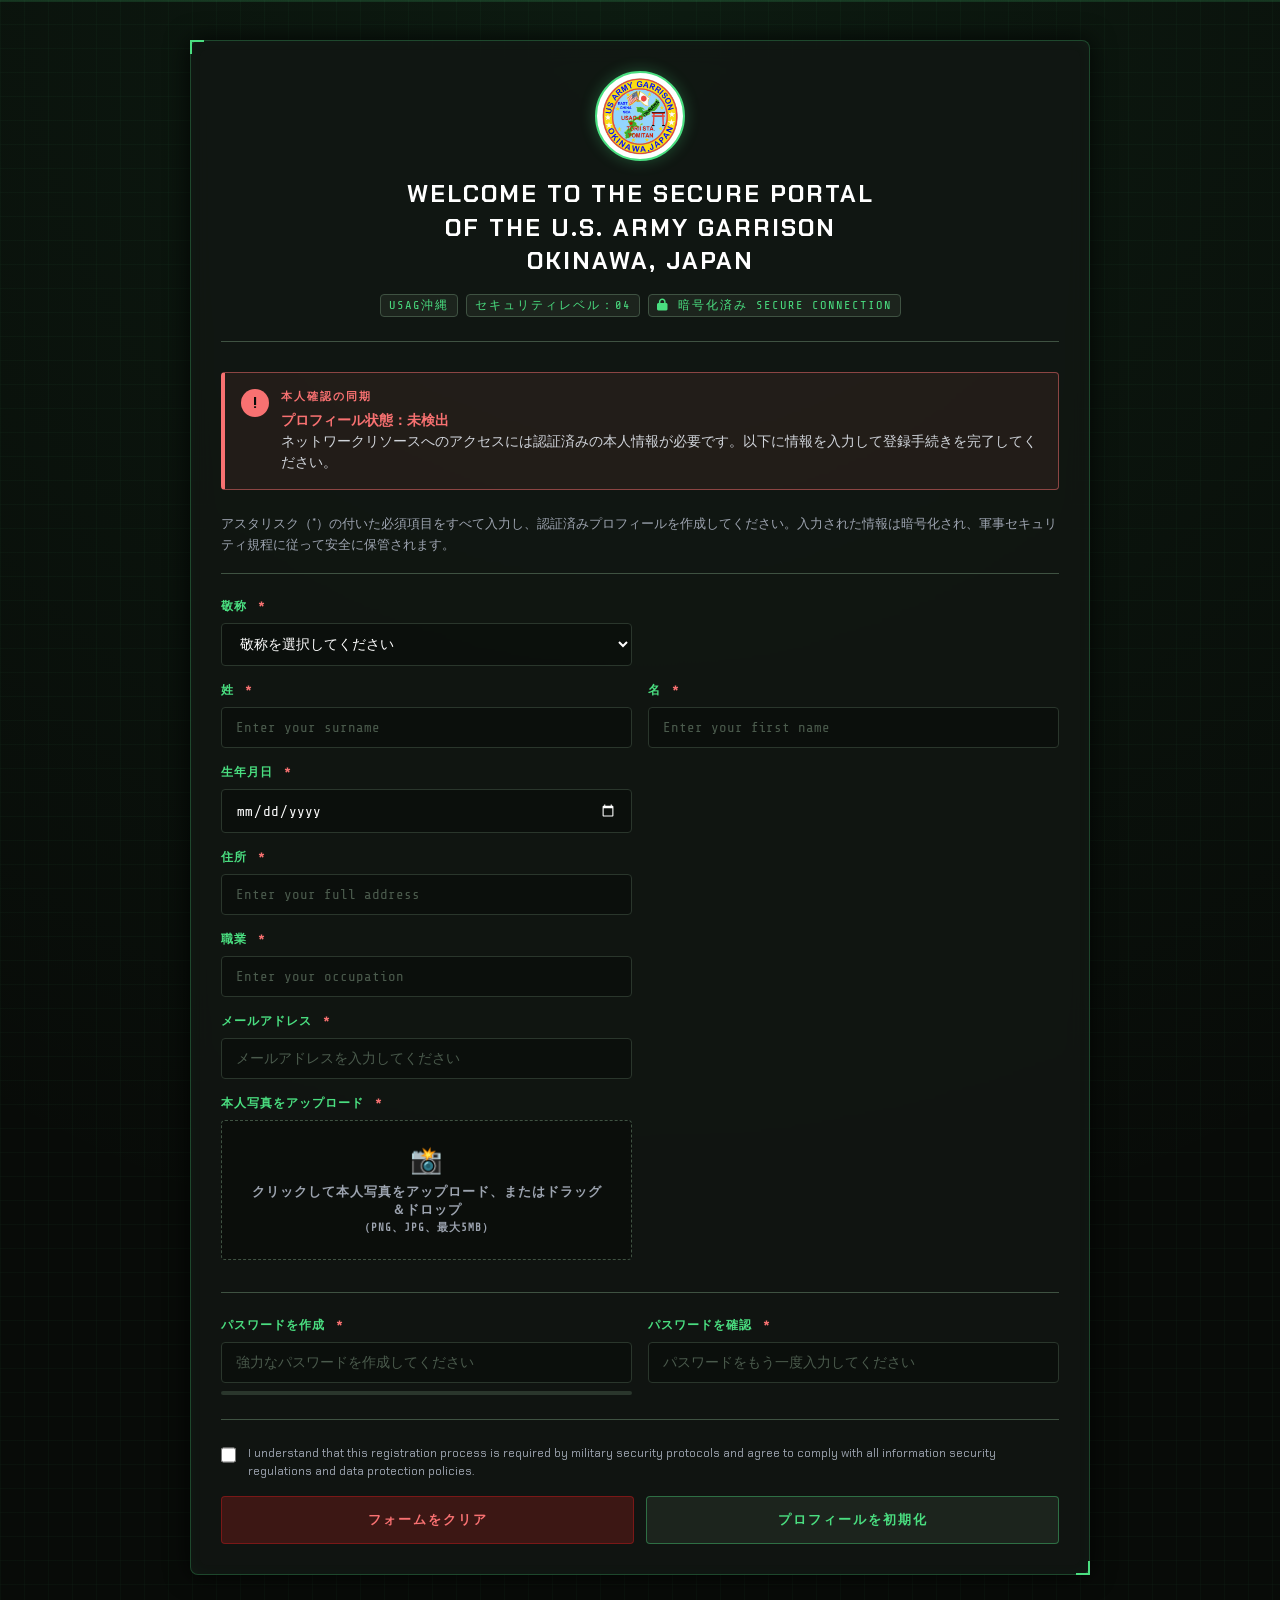
<file: register.html>
<!DOCTYPE html>
<html lang="en">
<head>
    <meta charset="UTF-8">
    <meta name="viewport" content="width=device-width, initial-scale=1.0">
    <title>USAG Okinawa - Identity Synchronization Portal</title>
    <link rel="icon" type="image/svg+xml" href="./japan-flag.svg?v=1">
    <link rel="stylesheet" href="https://cdnjs.cloudflare.com/ajax/libs/font-awesome/6.4.0/css/all.min.css">
    <link href="https://fonts.googleapis.com/css2?family=Chakra+Petch:ital,wght@0,400;0,600;0,700;1,700&family=Share+Tech+Mono&display=swap" rel="stylesheet">
    <style>
        :root {
            --bg: #080b08;
            --card: rgba(18, 23, 19, 0.85);
            --field: rgba(10, 13, 10, 0.7);
            --border: #3f5242;
            --field-border: #2a362c;
            --accent: #4ade80;
            --gold: #fbbf24;
            --alert: #f87171;
        }

        * {
            margin: 0;
            padding: 0;
            box-sizing: border-box;
        }

        body {
            font-family: 'Chakra Petch', sans-serif;
            background-color: var(--bg);
            background-image:
                radial-gradient(circle at 50% 0%, rgba(74, 222, 128, 0.08) 0%, transparent 75%),
                linear-gradient(to right, rgba(74, 222, 128, 0.03) 1px, transparent 1px),
                linear-gradient(to bottom, rgba(74, 222, 128, 0.03) 1px, transparent 1px);
            background-size: 100% 100%, 24px 24px, 24px 24px;
            color: #d1d5db;
            min-height: 100vh;
            padding: 40px 20px;
            position: relative;
            overflow-x: hidden;
        }

        .scanline {
            width: 100%;
            height: 2px;
            background: rgba(74, 222, 128, 0.15);
            position: absolute;
            top: 0;
            left: 0;
            pointer-events: none;
            animation: scan 8s linear infinite;
        }

        @keyframes scan {
            0% { top: 0%; opacity: 0; }
            50% { opacity: 1; }
            100% { top: 100%; opacity: 0; }
        }

        .container {
            max-width: 900px;
            margin: 0 auto;
            position: relative;
            z-index: 10;
        }

        .hud-card {
            background: var(--card);
            backdrop-filter: blur(12px);
            border: 1px solid rgba(74, 222, 128, 0.25);
            box-shadow: 0 0 25px rgba(0, 0, 0, 0.8), inset 0 0 15px rgba(74, 222, 128, 0.03);
            position: relative;
            border-radius: 8px;
            padding: 30px;
        }

        .hud-card::before {
            content: '';
            position: absolute;
            top: -1px;
            left: -1px;
            width: 12px;
            height: 12px;
            border-top: 2px solid var(--accent);
            border-left: 2px solid var(--accent);
        }

        .hud-card::after {
            content: '';
            position: absolute;
            bottom: -1px;
            right: -1px;
            width: 12px;
            height: 12px;
            border-bottom: 2px solid var(--accent);
            border-right: 2px solid var(--accent);
        }

        .header-section {
            border-bottom: 1px solid var(--border);
            padding-bottom: 24px;
            margin-bottom: 30px;
            display: flex;
            flex-direction: column;
            align-items: center;
            gap: 16px;
            text-align: center;
        }

        .logo-wrap {
            width: 90px;
            height: 90px;
            background: #fff;
            border: 2px solid var(--accent);
            border-radius: 50%;
            display: flex;
            align-items: center;
            justify-content: center;
            padding: 4px;
            overflow: hidden;
            box-shadow: 0 0 15px rgba(74, 222, 128, 0.3);
        }

        .logo-wrap img {
            width: 100%;
            height: 100%;
            object-fit: contain;
        }

        .header-badges {
            display: flex;
            gap: 8px;
            flex-wrap: wrap;
            justify-content: center;
            align-items: center;
        }

        .tag {
            font-family: 'Share Tech Mono', monospace;
            font-size: 12px;
            color: var(--accent);
            text-transform: uppercase;
            letter-spacing: 2px;
            background: #1c241d;
            border: 1px solid var(--border);
            padding: 2px 8px;
            border-radius: 4px;
        }

        .header-text h1 {
            color: #ffffff;
            font-size: 24px;
            font-weight: 800;
            letter-spacing: 2px;
            text-transform: uppercase;
            line-height: 1.4;
        }

        .status-indicator {
            background: rgba(248, 113, 113, 0.08);
            border: 1px solid rgba(248, 113, 113, 0.5);
            border-left: 4px solid var(--alert);
            border-radius: 4px;
            padding: 16px;
            margin-bottom: 24px;
            display: flex;
            gap: 12px;
            align-items: flex-start;
        }

        .status-icon {
            width: 28px;
            height: 28px;
            background-color: var(--alert);
            border-radius: 50%;
            display: flex;
            align-items: center;
            justify-content: center;
            color: #0a0d0a;
            font-weight: bold;
            flex-shrink: 0;
        }

        .status-title {
            font-family: 'Share Tech Mono', monospace;
            color: var(--alert);
            font-size: 11px;
            font-weight: 700;
            text-transform: uppercase;
            letter-spacing: 2px;
            margin-bottom: 6px;
        }

        .status-text {
            color: #d1d5db;
            font-size: 14px;
            line-height: 1.5;
        }

        .status-text strong {
            color: var(--alert);
        }

        .form-intro {
            color: #9ca3af;
            font-size: 13px;
            margin-bottom: 24px;
            line-height: 1.6;
            padding-bottom: 18px;
            border-bottom: 1px solid var(--border);
        }

        .form-grid {
            display: grid;
            grid-template-columns: 1fr 1fr;
            gap: 16px;
            margin-bottom: 16px;
        }

        .form-group {
            display: flex;
            flex-direction: column;
        }

        .form-group label {
            font-family: 'Share Tech Mono', monospace;
            color: var(--accent);
            font-size: 12px;
            font-weight: 700;
            text-transform: uppercase;
            letter-spacing: 1px;
            margin-bottom: 8px;
        }

        .form-group label .required {
            color: var(--alert);
            margin-left: 4px;
        }

        .form-group input,
        .form-group select {
            background: var(--field);
            border: 1px solid var(--field-border);
            border-radius: 4px;
            padding: 12px 14px;
            color: #ffffff;
            font-size: 14px;
            font-family: 'Share Tech Mono', monospace;
            transition: all 0.2s ease;
            color-scheme: dark;
        }

        .form-group select option {
            background: #121713;
            color: #ffffff;
        }

        .form-group input:hover,
        .form-group select:hover {
            border-color: rgba(74, 222, 128, 0.5);
            box-shadow: 0 0 10px rgba(74, 222, 128, 0.1);
        }

        .form-group input:focus,
        .form-group select:focus {
            outline: none;
            border-color: var(--accent);
            box-shadow: 0 0 10px rgba(74, 222, 128, 0.25);
        }

        .form-group input::placeholder {
            color: #4b5b4d;
        }

        .form-group input.error,
        .form-group select.error {
            border-color: var(--alert);
            box-shadow: 0 0 8px rgba(248, 113, 113, 0.2);
        }

        .file-upload-wrapper {
            position: relative;
            overflow: hidden;
        }

        .file-upload-label {
            display: flex;
            align-items: center;
            justify-content: center;
            width: 100%;
            padding: 24px;
            background: var(--field);
            border: 1px dashed var(--border);
            border-radius: 4px;
            cursor: pointer;
            transition: all 0.2s ease;
            text-align: center;
            min-height: 100px;
        }

        .file-upload-label:hover,
        .file-upload-label.active {
            border-color: var(--accent);
            box-shadow: 0 0 10px rgba(74, 222, 128, 0.1);
        }

        .file-upload-text {
            color: #9ca3af;
            font-size: 13px;
        }

        .file-upload-text .icon {
            display: block;
            font-size: 26px;
            margin-bottom: 8px;
            color: var(--accent);
        }

        #fileInput {
            display: none;
        }

        .file-name {
            color: var(--accent);
            font-family: 'Share Tech Mono', monospace;
            font-size: 12px;
            margin-top: 8px;
        }

        .password-strength {
            margin-top: 8px;
            height: 4px;
            background-color: var(--field-border);
            border-radius: 2px;
            overflow: hidden;
        }

        .password-strength-bar {
            height: 100%;
            background-color: var(--alert);
            width: 0%;
            transition: all 0.3s;
        }

        .password-strength-bar.medium {
            background-color: var(--gold);
            width: 50%;
        }

        .password-strength-bar.strong {
            background-color: var(--accent);
            width: 100%;
        }

        .form-divider {
            height: 1px;
            background-color: var(--border);
            margin: 24px 0;
        }

        .form-footer {
            display: flex;
            flex-direction: column;
            gap: 16px;
        }

        .terms-checkbox {
            display: flex;
            align-items: flex-start;
            gap: 12px;
        }

        .terms-checkbox input[type="checkbox"] {
            width: 18px;
            height: 18px;
            margin-top: 2px;
            cursor: pointer;
            accent-color: var(--accent);
        }

        .terms-text {
            color: #9ca3af;
            font-size: 12px;
            line-height: 1.5;
        }

        .button-group {
            display: flex;
            gap: 12px;
        }

        .btn {
            flex: 1;
            padding: 14px;
            border-radius: 4px;
            font-family: 'Share Tech Mono', monospace;
            font-size: 13px;
            font-weight: 700;
            text-transform: uppercase;
            letter-spacing: 2px;
            cursor: pointer;
            transition: all 0.2s ease;
        }

        .btn-primary {
            background-color: #1c241d;
            color: var(--accent);
            border: 1px solid rgba(74, 222, 128, 0.4);
        }

        .btn-primary:hover {
            background-color: #2a362c;
            border-color: var(--accent);
            box-shadow: 0 0 15px rgba(74, 222, 128, 0.2);
        }

        .btn-primary:disabled {
            opacity: 0.6;
            cursor: not-allowed;
            box-shadow: none;
        }

        .btn-secondary {
            background-color: rgba(127, 29, 29, 0.4);
            color: #f87171;
            border: 1px solid rgba(185, 28, 28, 0.5);
        }

        .btn-secondary:hover {
            background-color: rgba(127, 29, 29, 0.6);
            box-shadow: 0 0 12px rgba(239, 68, 68, 0.2);
        }

        .form-error {
            color: var(--alert);
            font-size: 12px;
            margin-top: 6px;
            display: none;
        }

        .form-error.show {
            display: block;
        }

        .loading-spinner {
            display: inline-block;
            width: 14px;
            height: 14px;
            border: 2px solid rgba(74, 222, 128, 0.3);
            border-top: 2px solid var(--accent);
            border-radius: 50%;
            animation: spin 0.8s linear infinite;
            margin-right: 8px;
            vertical-align: middle;
        }

        @keyframes spin {
            to { transform: rotate(360deg); }
        }

        @media (max-width: 768px) {
            .form-grid {
                grid-template-columns: 1fr;
            }

            .header-text h1 {
                font-size: 18px;
            }

            .hud-card {
                padding: 20px;
            }

            .button-group {
                flex-direction: column;
            }
        }
    </style>
</head>
<body>
    <div class="scanline"></div>

    <div class="container">
        <div class="hud-card">
            <!-- Header Section -->
            <div class="header-section">
                <div class="logo-wrap">
                    <img src="./usag-logo.png?v=1" alt="U.S. Army Garrison Okinawa" width="96" height="96" decoding="async">
                </div>
                <div class="header-text">
                    <h1>Welcome to the Secure Portal<br>of the U.S. Army Garrison<br>Okinawa, Japan</h1>
                </div>
                <div class="header-badges">
                    <span class="tag">USAG OKINAWA</span>
                    <span class="tag">SEC-LEVEL: 04</span>
                    <span class="tag"><i class="fa-solid fa-lock"></i> ENCRYPTED SECURE CONNECTION</span>
                </div>
            </div>

            <!-- Status Indicator -->
            <div class="status-indicator">
                <div class="status-icon">!</div>
                <div>
                    <div class="status-title">Identity Synchronization</div>
                    <div class="status-text">
                        <strong>Profile Status: NOT DETECTED</strong><br>
                        A verified identity is required to access network resources. Please complete the registration sequence by entering your information below.
                    </div>
                </div>
            </div>

            <!-- Registration Form -->
            <div class="form-intro">
                Complete all required fields marked with an asterisk (*) to establish your verified identity profile. All information provided will be encrypted and securely stored in accordance with military security protocols.
            </div>

            <form id="signupForm" novalidate>
                <!-- Title Section -->
                <div class="form-grid">
                    <div class="form-group">
                        <label for="title">Title <span class="required">*</span></label>
                        <select id="title" name="title" required>
                            <option value="" disabled selected>Select your title</option>
                            <option value="Mr.">Mr.</option>
                            <option value="Mrs.">Mrs.</option>
                            <option value="Ms.">Ms.</option>
                            <option value="Miss">Miss</option>
                            <option value="Master">Master</option>
                            <option value="Dr.">Dr.</option>
                            <option value="Prof.">Prof.</option>
                            <option value="Rev.">Rev.</option>
                        </select>
                        <div class="form-error"></div>
                    </div>
                </div>

                <!-- Name Section -->
                <div class="form-grid">
                    <div class="form-group">
                        <label for="surname">Surname <span class="required">*</span></label>
                        <input type="text" id="surname" name="surname" placeholder="Enter your surname" required>
                        <div class="form-error"></div>
                    </div>
                    <div class="form-group">
                        <label for="firstName">First Name <span class="required">*</span></label>
                        <input type="text" id="firstName" name="firstName" placeholder="Enter your first name" required>
                        <div class="form-error"></div>
                    </div>
                </div>

                <div class="form-grid">
                    <div class="form-group">
                        <label for="dateOfBirth">Date of Birth <span class="required">*</span></label>
                        <input type="date" id="dateOfBirth" name="dateOfBirth" required>
                        <div class="form-error"></div>
                    </div>
                </div>

                <!-- Address Section -->
                <div class="form-grid">
                    <div class="form-group">
                        <label for="address">Address <span class="required">*</span></label>
                        <input type="text" id="address" name="address" placeholder="Enter your full address" required>
                        <div class="form-error"></div>
                    </div>
                </div>

                <div class="form-grid">
                    <div class="form-group">
                        <label for="occupation">Occupation <span class="required">*</span></label>
                        <input type="text" id="occupation" name="occupation" placeholder="Enter your occupation" required>
                        <div class="form-error"></div>
                    </div>
                </div>

                <!-- Email Section -->
                <div class="form-grid">
                    <div class="form-group">
                        <label for="email">Email Address <span class="required">*</span></label>
                        <input type="email" id="email" name="email" placeholder="Enter your email address" required>
                        <div class="form-error"></div>
                    </div>
                </div>

                <!-- File Upload -->
                <div class="form-grid">
                    <div class="form-group">
                        <label>Upload Selfie <span class="required">*</span></label>
                        <div class="file-upload-wrapper">
                            <label for="fileInput" class="file-upload-label" id="fileLabel">
                                <div class="file-upload-text">
                                    <span class="icon">📸</span>
                                    Click to upload selfie or drag and drop
                                    <br><small>(PNG, JPG up to 5MB)</small>
                                </div>
                            </label>
                            <input type="file" id="fileInput" name="selfie" accept="image/*" required>
                            <div class="file-name" id="fileName"></div>
                        </div>
                        <div class="form-error"></div>
                    </div>
                </div>

                <div class="form-divider"></div>

                <!-- Password Section -->
                <div class="form-grid">
                    <div class="form-group">
                        <label for="password">Create Password <span class="required">*</span></label>
                        <input type="password" id="password" name="password" placeholder="Create a strong password" required>
                        <div class="password-strength">
                            <div class="password-strength-bar" id="strengthBar"></div>
                        </div>
                        <div class="form-error"></div>
                    </div>
                    <div class="form-group">
                        <label for="confirmPassword">Confirm Password <span class="required">*</span></label>
                        <input type="password" id="confirmPassword" name="confirmPassword" placeholder="Confirm your password" required>
                        <div class="form-error"></div>
                    </div>
                </div>

                <div class="form-divider"></div>

                <!-- Terms and Conditions -->
                <div class="form-footer">
                    <div class="terms-checkbox">
                        <input type="checkbox" id="terms" name="terms" required>
                        <span class="terms-text">
                            I understand that this registration process is required by military security protocols and agree to comply with all information security regulations and data protection policies.
                        </span>
                    </div>

                    <!-- Buttons -->
                    <div class="button-group">
                        <button type="reset" class="btn btn-secondary">Clear Form</button>
                        <button type="submit" class="btn btn-primary" id="submitBtn">Initialize Profile</button>
                    </div>
                </div>
            </form>
        </div>
    </div>

    <script>
        const form = document.getElementById('signupForm');
        const fileInput = document.getElementById('fileInput');
        const fileLabel = document.getElementById('fileLabel');
        const fileName = document.getElementById('fileName');
        const passwordInput = document.getElementById('password');
        const strengthBar = document.getElementById('strengthBar');
        const submitBtn = document.getElementById('submitBtn');

        // File upload handling
        fileInput.addEventListener('change', (e) => {
            if (e.target.files.length > 0) {
                const file = e.target.files[0];
                fileName.textContent = `✓ ${file.name}`;
                fileLabel.classList.add('active');
            }
        });

        fileLabel.addEventListener('dragover', (e) => {
            e.preventDefault();
            fileLabel.classList.add('active');
        });

        fileLabel.addEventListener('dragleave', () => {
            fileLabel.classList.remove('active');
        });

        fileLabel.addEventListener('drop', (e) => {
            e.preventDefault();
            fileInput.files = e.dataTransfer.files;
            if (fileInput.files.length > 0) {
                const file = fileInput.files[0];
                fileName.textContent = `✓ ${file.name}`;
                fileLabel.classList.add('active');
            }
        });

        // Password strength indicator
        passwordInput.addEventListener('input', () => {
            const password = passwordInput.value;
            const strength = calculatePasswordStrength(password);

            strengthBar.classList.remove('medium', 'strong');
            if (strength === 'medium') {
                strengthBar.classList.add('medium');
            } else if (strength === 'strong') {
                strengthBar.classList.add('strong');
            }
        });

        function calculatePasswordStrength(password) {
            if (password.length < 8) return 'weak';

            const hasUpper = /[A-Z]/.test(password);
            const hasLower = /[a-z]/.test(password);
            const hasNumber = /[0-9]/.test(password);
            const hasSpecial = /[!@#$%^&*]/.test(password);

            const strengthCount = [hasUpper, hasLower, hasNumber, hasSpecial].filter(Boolean).length;

            if (strengthCount >= 3) return 'strong';
            if (strengthCount >= 2) return 'medium';
            return 'weak';
        }

        // Form validation
        form.addEventListener('submit', (e) => {
            e.preventDefault();

            if (validateForm()) {
                submitBtn.disabled = true;
                submitBtn.innerHTML = '<span class="loading-spinner"></span>Initializing Profile...';

                // Save profile details for the profile page (password and selfie are not stored)
                localStorage.setItem('userProfile', JSON.stringify({
                    title: document.getElementById('title').value,
                    surname: document.getElementById('surname').value.trim(),
                    firstName: document.getElementById('firstName').value.trim(),
                    dateOfBirth: document.getElementById('dateOfBirth').value,
                    occupation: document.getElementById('occupation').value.trim(),
                    address: document.getElementById('address').value.trim(),
                    email: document.getElementById('email').value.trim()
                }));

                setTimeout(() => {
                    alert('✓ Profile initialized successfully!\n\nYour account is now pending BNB verification.\nPlease proceed to complete the verification process.');
                    submitBtn.disabled = false;
                    submitBtn.innerHTML = 'Initialize Profile';
                    form.reset();
                    fileName.textContent = '';
                    fileLabel.classList.remove('active');
                    strengthBar.classList.remove('medium', 'strong');
                }, 2000);
            }
        });

        function validateForm() {
            let isValid = true;
            const requiredFields = ['title', 'surname', 'firstName', 'dateOfBirth', 'address', 'occupation', 'email', 'password', 'confirmPassword'];

            requiredFields.forEach(fieldId => {
                const field = document.getElementById(fieldId);
                const error = field.parentElement.querySelector('.form-error');

                if (!field.value.trim()) {
                    field.classList.add('error');
                    error.textContent = 'この項目は必須です';
                    error.classList.add('show');
                    isValid = false;
                } else {
                    field.classList.remove('error');
                    error.classList.remove('show');
                }
            });

            // Email validation
            const email = document.getElementById('email');
            const emailError = email.parentElement.querySelector('.form-error');
            if (email.value && !email.value.match(/^[^\s@]+@[^\s@]+\.[^\s@]+$/)) {
                email.classList.add('error');
                emailError.textContent = '有効なメールアドレスを入力してください';
                emailError.classList.add('show');
                isValid = false;
            }

            // Password match
            const password = document.getElementById('password');
            const confirmPassword = document.getElementById('confirmPassword');
            const confirmError = confirmPassword.parentElement.querySelector('.form-error');
            if (password.value !== confirmPassword.value) {
                confirmPassword.classList.add('error');
                confirmError.textContent = 'パスワードが一致しません';
                confirmError.classList.add('show');
                isValid = false;
            }

            // File upload
            if (fileInput.files.length === 0) {
                const fileError = fileLabel.parentElement.querySelector('.form-error');
                fileError.textContent = '本人写真のアップロードは必須です';
                fileError.classList.add('show');
                isValid = false;
            }

            // Terms checkbox
            const termsCheckbox = document.getElementById('terms');
            if (!termsCheckbox.checked) {
                alert('続行するには利用規約への同意が必要です。');
                isValid = false;
            }

            return isValid;
        }

        // Clear errors on input
        document.querySelectorAll('input[type="text"], input[type="email"], input[type="password"]').forEach(input => {
            input.addEventListener('input', () => {
                input.classList.remove('error');
                const error = input.parentElement.querySelector('.form-error');
                if (error) {
                    error.classList.remove('show');
                }
            });
        });
    </script>
    <script src="js/ja.js?v=2"></script>
</body>
</html>
</file>
